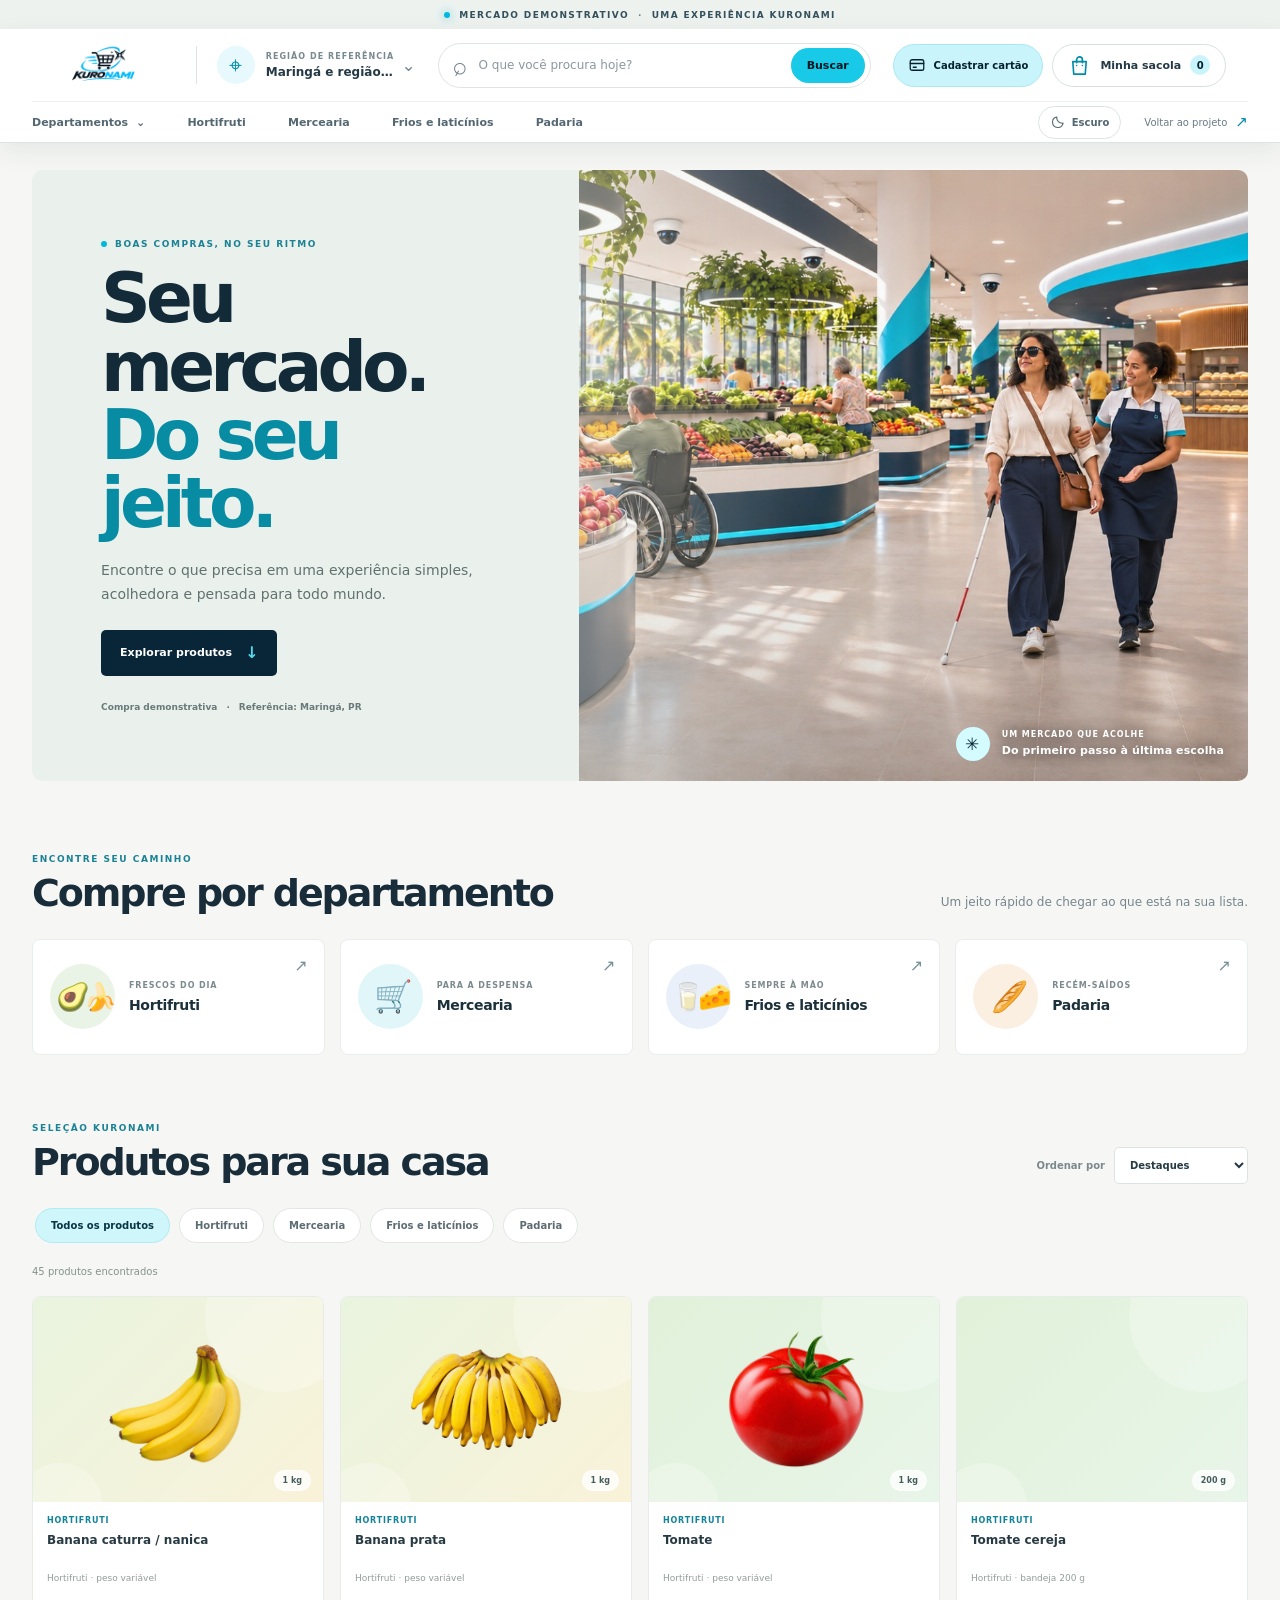
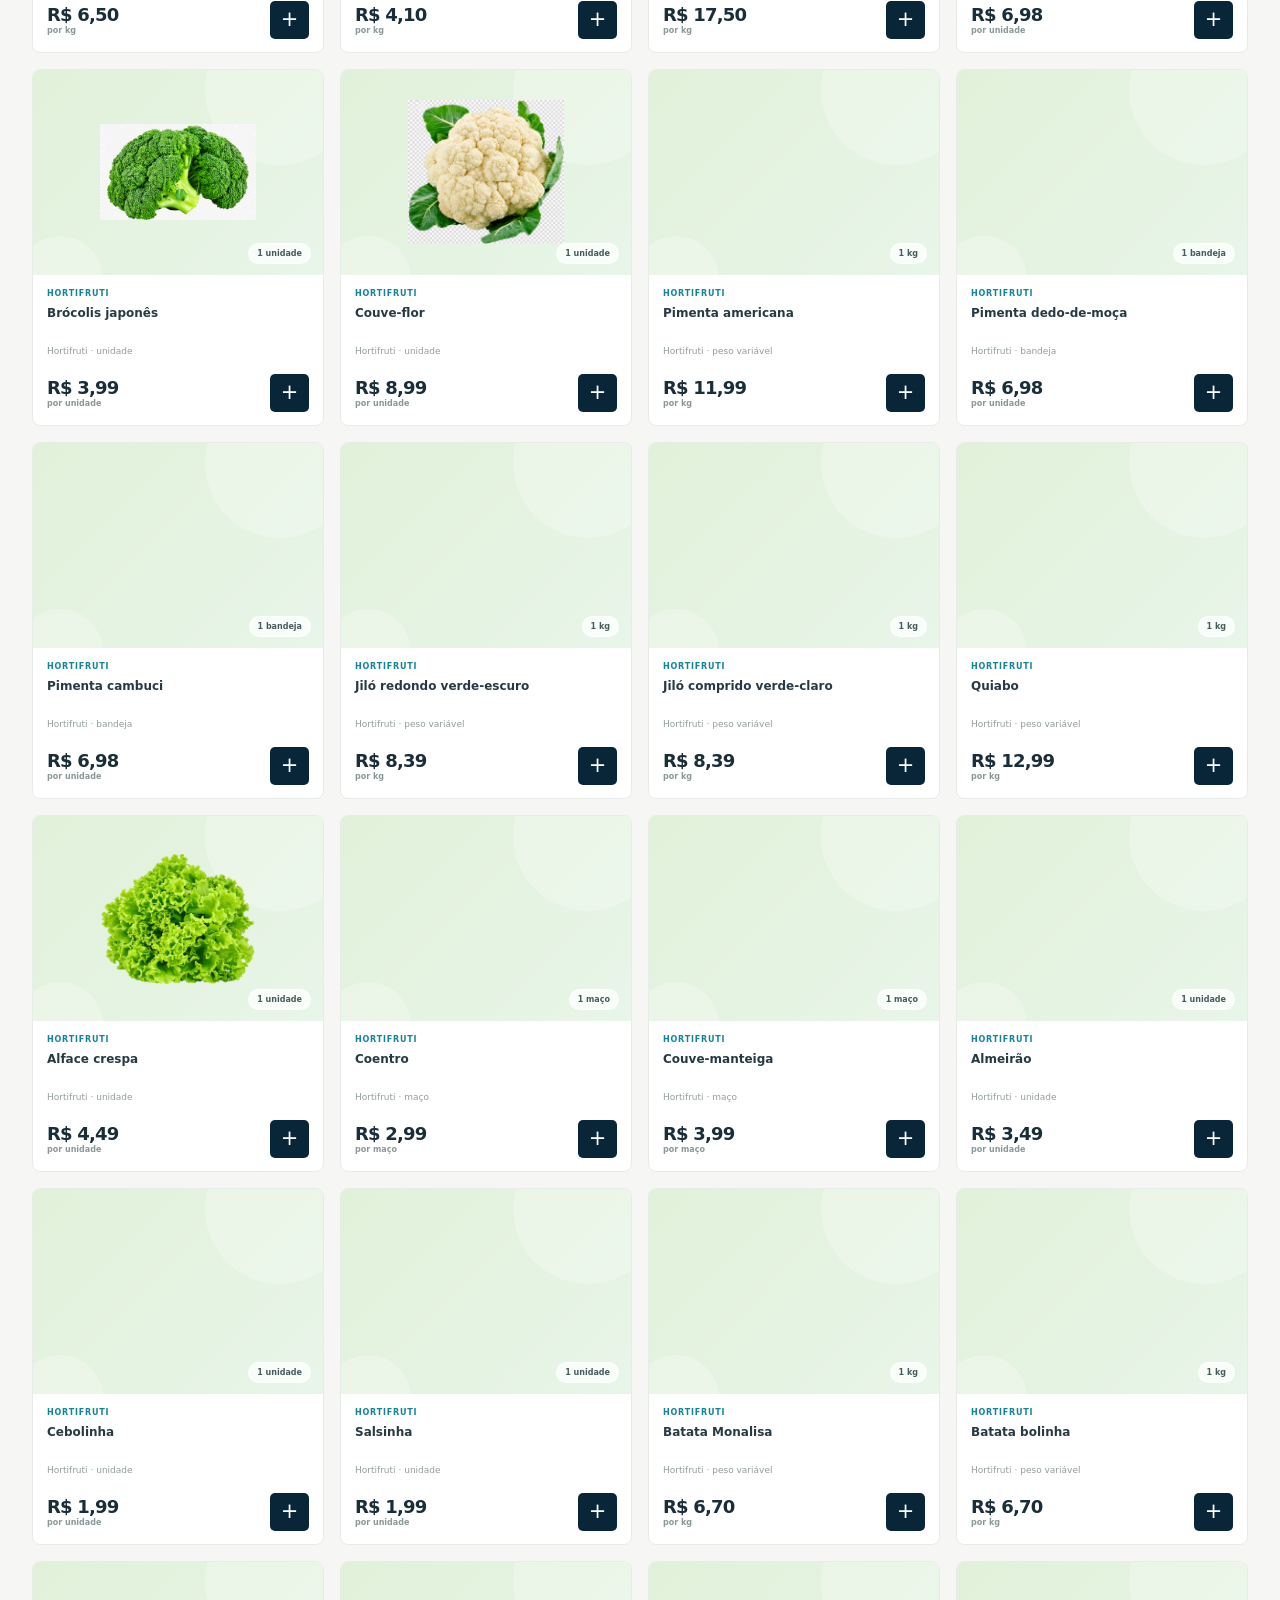
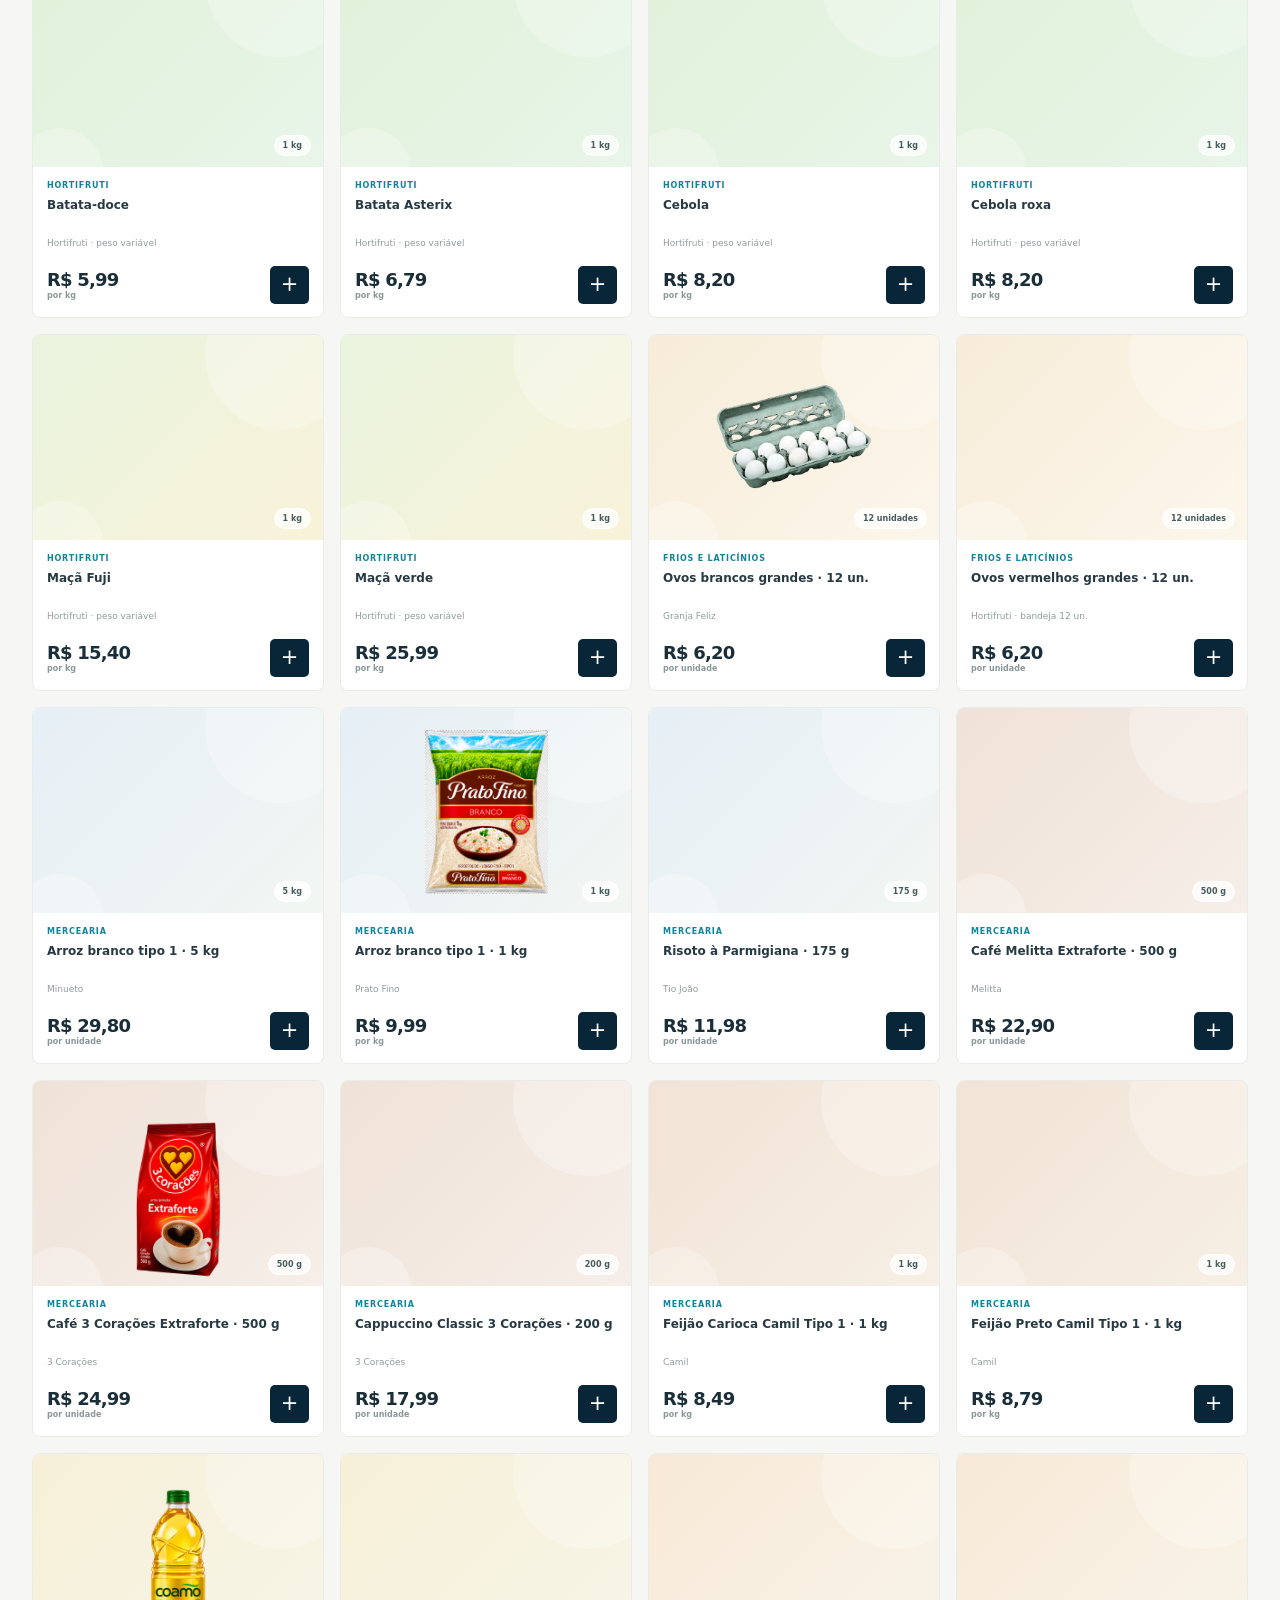
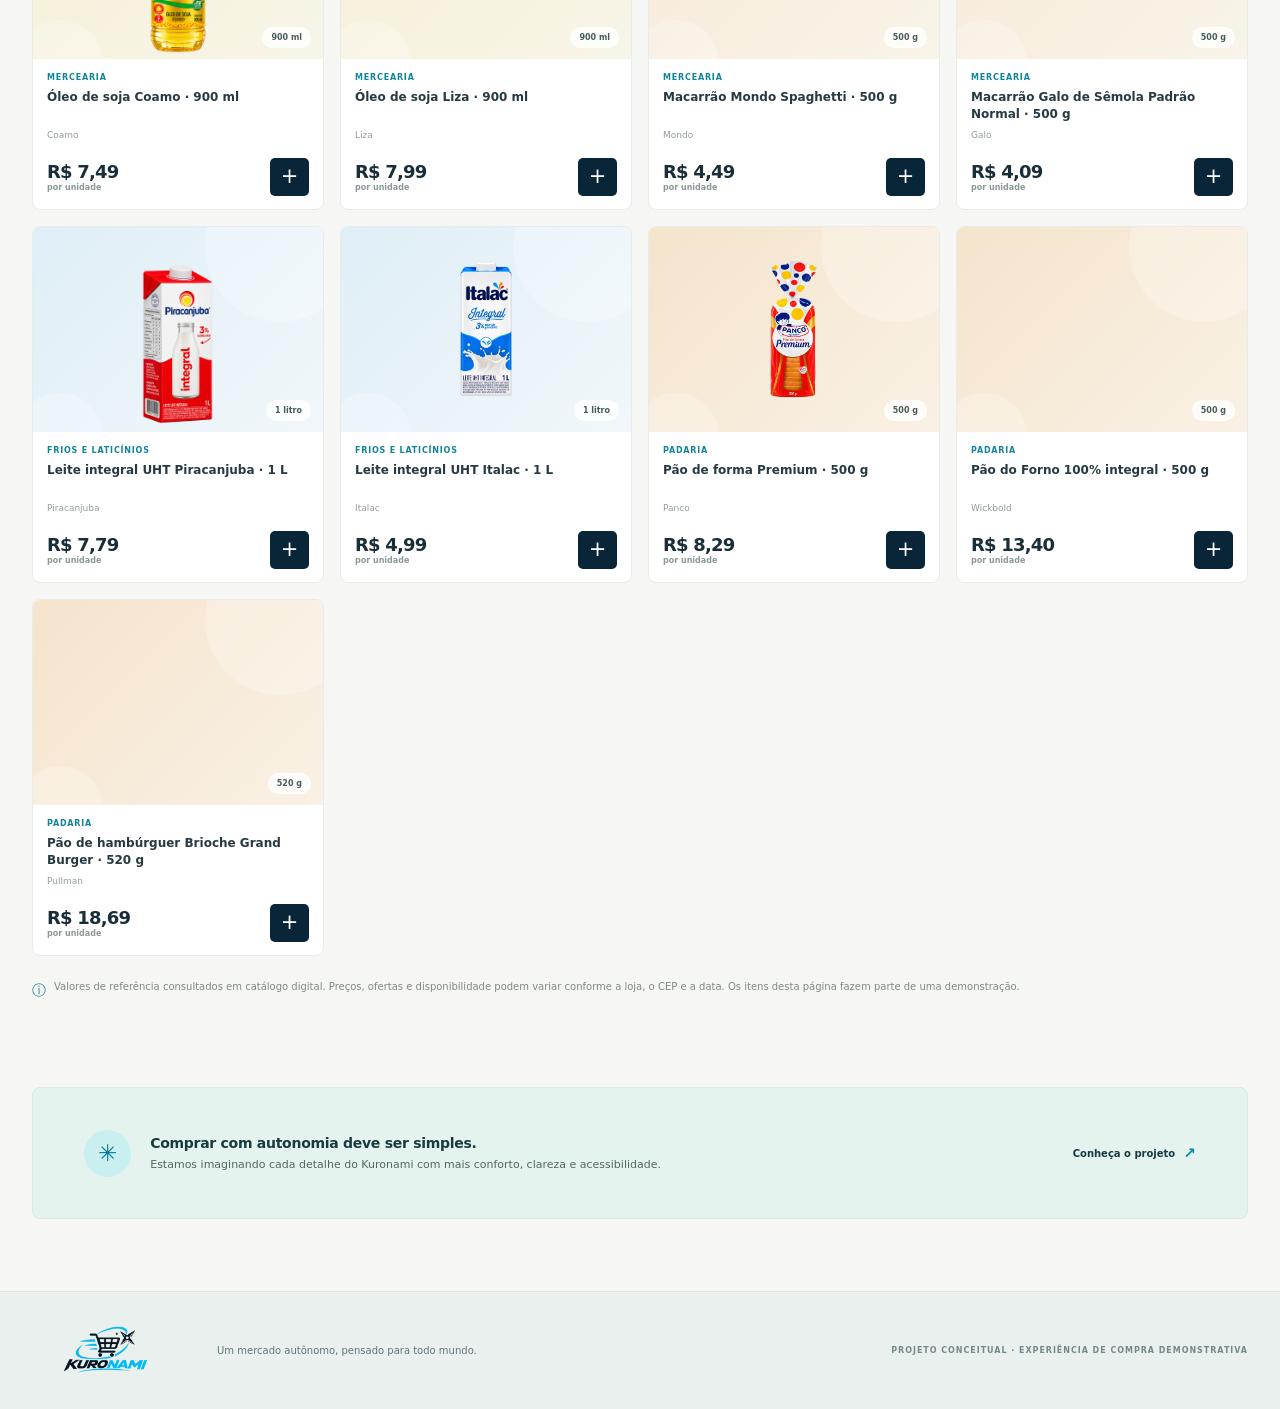
<file: mercado.html>
<!doctype html>
<html lang="pt-BR" data-theme="light">
  <head>
    <meta charset="utf-8">
    <meta name="viewport" content="width=device-width, initial-scale=1">
    <meta name="theme-color" content="#f6f7f4">
    <meta name="description" content="Explore o mercado demonstrativo Kuronami, com uma experiência de compra pensada para todos.">
    <title>Mercado Kuronami — compra demonstrativa</title>
    <link rel="icon" type="image/png" href="assets/favicon.png" sizes="64x64">
    <script>
      try {
        const savedTheme = localStorage.getItem("kuronami-market-theme");
        if (savedTheme === "light" || savedTheme === "dark") document.documentElement.dataset.theme = savedTheme;
      } catch { /* O tema claro continua disponível sem armazenamento local. */ }
    </script>
    <link rel="stylesheet" href="mercado.css">
    <script defer src="mercado.js"></script>
  </head>
  <body>
    <a class="skip-link" href="#catalogo">Pular para os produtos</a>
    <div class="market-note"><span class="note-dot" aria-hidden="true"></span> MERCADO DEMONSTRATIVO <span class="note-divider" aria-hidden="true">·</span> UMA EXPERIÊNCIA KURONAMI</div>

    <header class="market-header">
      <div class="header-row">
        <a class="market-brand" href="index.html" aria-label="Kuronami — voltar à página inicial">
          <img src="assets/logo-kuronami-escura.png" data-theme-light="assets/logo-kuronami-escura.png" data-theme-dark="assets/logo-kuronami.png" alt="Kuronami">
        </a>
        <div class="delivery-info" aria-label="Região de referência: Maringá, Paraná">
          <span class="delivery-icon" aria-hidden="true">⌖</span>
          <span><small>REGIÃO DE REFERÊNCIA</small><strong>Maringá e região, PR</strong></span>
          <span class="chevron" aria-hidden="true">⌄</span>
        </div>
        <form class="search-form" role="search">
          <label class="visually-hidden" for="product-search">Buscar produtos</label>
          <span class="search-icon" aria-hidden="true">⌕</span>
          <input id="product-search" type="search" placeholder="O que você procura hoje?" autocomplete="off">
          <button type="submit">Buscar</button>
        </form>
        <div class="header-actions">
          <a
            class="card-register-link"
            href="index.html?acao=cadastro-cartao#experiencia"
            aria-label="Cadastrar cartão Kuronami"
            title="Cadastrar cartão Kuronami"
          >
            <svg aria-hidden="true" viewBox="0 0 24 24" fill="none" stroke="currentColor" stroke-width="1.7" stroke-linecap="round" stroke-linejoin="round">
              <rect x="3" y="5" width="18" height="14" rx="2.5"></rect>
              <path d="M3 10h18M7 15h4"></path>
            </svg>
            <span class="card-register-label">Cadastrar cartão</span>
          </a>
          <button class="cart-trigger" type="button" aria-haspopup="dialog" aria-controls="cart-dialog">
            <svg class="cart-icon" aria-hidden="true" viewBox="0 0 24 24" fill="none" stroke="currentColor" stroke-width="1.7" stroke-linecap="round" stroke-linejoin="round"><path d="M5 8h14l-1 13H6L5 8Z"/><path d="M9 9V6a3 3 0 0 1 6 0v3"/><path d="M9 12v.01M15 12v.01"/></svg>
            <span class="cart-label">Minha sacola</span>
            <span class="cart-count" id="cart-count" aria-label="0 itens">0</span>
          </button>
        </div>
      </div>
      <nav class="department-nav" aria-label="Departamentos">
        <div class="department-links">
          <a href="#departamentos">Departamentos <span aria-hidden="true">⌄</span></a>
          <button type="button" data-category-link="Hortifruti">Hortifruti</button>
          <button type="button" data-category-link="Mercearia">Mercearia</button>
          <button type="button" data-category-link="Frios e laticínios">Frios e laticínios</button>
          <button type="button" data-category-link="Padaria">Padaria</button>
        </div>
        <button class="theme-toggle" id="theme-toggle" type="button" aria-label="Ativar tema escuro" aria-pressed="false" title="Ativar tema escuro">
          <svg class="theme-icon theme-icon-moon" aria-hidden="true" viewBox="0 0 24 24" fill="none" stroke="currentColor" stroke-width="1.8" stroke-linecap="round" stroke-linejoin="round"><path d="M20.9 13A8.5 8.5 0 0 1 11 3.1 8.5 8.5 0 1 0 20.9 13Z"/></svg>
          <svg class="theme-icon theme-icon-sun" aria-hidden="true" viewBox="0 0 24 24" fill="none" stroke="currentColor" stroke-width="1.8" stroke-linecap="round" stroke-linejoin="round"><circle cx="12" cy="12" r="4"/><path d="M12 2v2m0 16v2M4.93 4.93l1.42 1.42m11.3 11.3 1.42 1.42M2 12h2m16 0h2M4.93 19.07l1.42-1.42m11.3-11.3 1.42-1.42"/></svg>
          <span class="theme-toggle-label" id="theme-toggle-label">Escuro</span>
        </button>
        <a class="back-link" href="index.html">Voltar ao projeto <span aria-hidden="true">↗</span></a>
      </nav>
    </header>

    <main>
      <section class="welcome-hero" aria-labelledby="welcome-title">
        <div class="welcome-copy">
          <p class="welcome-kicker"><span></span> BOAS COMPRAS, NO SEU RITMO</p>
          <h1 id="welcome-title">Seu mercado.<br><em>Do seu jeito.</em></h1>
          <p>Encontre o que precisa em uma experiência simples, acolhedora e pensada para todo mundo.</p>
          <a class="hero-button" href="#catalogo">Explorar produtos <span aria-hidden="true">↓</span></a>
          <div class="welcome-tags"><span>Compra demonstrativa</span><span>·</span><span>Referência: Maringá, PR</span></div>
        </div>
        <div class="welcome-photo" role="img" aria-label="Imagem conceitual do hortifrúti Kuronami, com acesso confortável para clientes"></div>
        <div class="photo-caption"><span class="caption-mark" aria-hidden="true">✳</span><span>UM MERCADO QUE ACOLHE<br><strong>Do primeiro passo à última escolha</strong></span></div>
      </section>

      <section class="department-section" id="departamentos" aria-labelledby="department-title">
        <div class="section-heading">
          <div><p class="section-eyebrow">ENCONTRE SEU CAMINHO</p><h2 id="department-title">Compre por departamento</h2></div>
          <p>Um jeito rápido de chegar ao que está na sua lista.</p>
        </div>
        <div class="department-cards">
          <button class="department-card department-fruit" type="button" data-category-link="Hortifruti"><span class="department-art" aria-hidden="true">🥑🍌</span><span><small>FRESCOS DO DIA</small><strong>Hortifruti</strong></span><span class="department-arrow" aria-hidden="true">↗</span></button>
          <button class="department-card department-pantry" type="button" data-category-link="Mercearia"><span class="department-art" aria-hidden="true">🛒</span><span><small>PARA A DESPENSA</small><strong>Mercearia</strong></span><span class="department-arrow" aria-hidden="true">↗</span></button>
          <button class="department-card department-dairy" type="button" data-category-link="Frios e laticínios"><span class="department-art" aria-hidden="true">🥛🧀</span><span><small>SEMPRE À MÃO</small><strong>Frios e laticínios</strong></span><span class="department-arrow" aria-hidden="true">↗</span></button>
          <button class="department-card department-bakery" type="button" data-category-link="Padaria"><span class="department-art" aria-hidden="true">🥖</span><span><small>RECÉM-SAÍDOS</small><strong>Padaria</strong></span><span class="department-arrow" aria-hidden="true">↗</span></button>
        </div>
      </section>

      <section class="catalog-section" id="catalogo" aria-labelledby="catalog-title">
        <div class="catalog-heading">
          <div><p class="section-eyebrow">SELEÇÃO KURONAMI</p><h2 id="catalog-title">Produtos para sua casa</h2></div>
          <label class="sort-control">Ordenar por
            <select id="sort-products" aria-label="Ordenar produtos">
              <option value="featured">Destaques</option>
              <option value="price-asc">Menor preço</option>
              <option value="price-desc">Maior preço</option>
              <option value="name">Nome</option>
            </select>
          </label>
        </div>
        <div class="filter-row" role="group" aria-label="Filtrar produtos por departamento">
          <button class="filter-chip is-active" type="button" data-filter="Todos" aria-pressed="true">Todos os produtos</button>
          <button class="filter-chip" type="button" data-filter="Hortifruti" aria-pressed="false">Hortifruti</button>
          <button class="filter-chip" type="button" data-filter="Mercearia" aria-pressed="false">Mercearia</button>
          <button class="filter-chip" type="button" data-filter="Frios e laticínios" aria-pressed="false">Frios e laticínios</button>
          <button class="filter-chip" type="button" data-filter="Padaria" aria-pressed="false">Padaria</button>
        </div>
        <p class="result-summary" id="result-summary" aria-live="polite"></p>
        <div class="product-grid" id="product-grid"></div>
        <div class="no-results" id="no-results" hidden>
          <span aria-hidden="true">⌕</span><h3>Não encontramos esse produto.</h3><p>Tente outro termo ou escolha um departamento acima.</p>
          <button type="button" id="clear-search">Limpar busca</button>
        </div>
        <p class="price-note"><span aria-hidden="true">ⓘ</span> Valores de referência consultados em catálogo digital. Preços, ofertas e disponibilidade podem variar conforme a loja, o CEP e a data. Os itens desta página fazem parte de uma demonstração.</p>
      </section>

      <section class="access-promise" aria-label="Compromisso com a acessibilidade">
        <span class="promise-symbol" aria-hidden="true">✳</span>
        <p><strong>Comprar com autonomia deve ser simples.</strong><br>Estamos imaginando cada detalhe do Kuronami com mais conforto, clareza e acessibilidade.</p>
        <a href="index.html#acessibilidade">Conheça o projeto <span aria-hidden="true">↗</span></a>
      </section>
    </main>

    <footer class="market-footer">
      <a class="footer-brand" href="index.html"><img src="assets/logo-kuronami-escura.png" data-theme-light="assets/logo-kuronami-escura.png" data-theme-dark="assets/logo-kuronami.png" alt="Kuronami"></a>
      <p>Um mercado autônomo, pensado para todo mundo.</p>
      <span>PROJETO CONCEITUAL · EXPERIÊNCIA DE COMPRA DEMONSTRATIVA</span>
    </footer>

    <dialog class="cart-dialog" id="cart-dialog" aria-labelledby="cart-title">
      <div class="cart-panel-head"><div><p class="section-eyebrow">SUA COMPRA</p><h2 id="cart-title">Minha sacola <span id="cart-title-count">(0)</span></h2></div><button class="icon-button cart-close" type="button" aria-label="Fechar sacola">×</button></div>
      <div class="cart-items" id="cart-items"></div>
      <div class="cart-empty" id="cart-empty"><span aria-hidden="true">🛍️</span><h3>Sua sacola está vazia</h3><p>Explore os departamentos e adicione seus favoritos.</p><button class="continue-shopping" type="button">Continuar comprando</button></div>
      <div class="cart-summary" id="cart-summary" hidden>
        <div class="subtotal-row"><span>Subtotal</span><strong id="cart-subtotal">R$ 0,00</strong></div>
        <p>Entrega e disponibilidade não são calculadas nesta demonstração.</p>
        <button class="checkout-button" id="checkout-button" type="button">Continuar <span aria-hidden="true">→</span></button>
      </div>
    </dialog>

    <dialog class="demo-dialog" id="demo-dialog" aria-labelledby="demo-title">
      <button class="icon-button demo-close" type="button" aria-label="Fechar aviso">×</button>
      <span class="demo-symbol" aria-hidden="true">✳</span>
      <p class="section-eyebrow">KURONAMI EM DESENVOLVIMENTO</p>
      <h2 id="demo-title">Esta compra é uma demonstração.</h2>
      <p>O catálogo ajuda a visualizar como poderá ser comprar no Kuronami. Pedidos e pagamentos ainda não estão disponíveis.</p>
      <button class="checkout-button demo-understood" type="button">Entendi</button>
    </dialog>

    <div class="toast" id="market-toast" role="status" aria-live="polite"></div>
  </body>
</html>
</file>
<file: mercado.css>
@charset "UTF-8";
:root {
  color-scheme: light;
  --ink: #132537;
  --ink-soft: #536472;
  --muted: #76858d;
  --paper: #f6f7f4;
  --white: #fff;
  --line: #e4e8e5;
  --cyan: #00b9db;
  --cyan-deep: #008daa;
  --green: #25684d;
  font-family: Inter, ui-sans-serif, system-ui, -apple-system, BlinkMacSystemFont, "Segoe UI", sans-serif;
  font-synthesis: none;
  text-rendering: optimizeLegibility;
  -webkit-font-smoothing: antialiased;
  scroll-behavior: smooth;
}
* {
  box-sizing: border-box;
}
body {
  margin: 0;
  color: var(--ink);
  background: var(--paper);
}
button, input, select {
  font: inherit;
}
button, a, select {
  -webkit-tap-highlight-color: transparent;
}
a {
  color: inherit;
}
button {
  color: inherit;
}
button:focus-visible, a:focus-visible, input:focus-visible, select:focus-visible {
  outline: 3px solid #00aecd;
  outline-offset: 3px;
}
.skip-link {
  position: fixed;
  z-index: 30;
  top: 10px;
  left: 10px;
  padding: 12px 16px;
  transform: translateY(-150%);
  color: white;
  background: #07111d;
  border-radius: 6px;
}
.skip-link:focus {
  transform: translateY(0);
}
.visually-hidden {
  position: absolute;
  width: 1px;
  height: 1px;
  padding: 0;
  margin: -1px;
  overflow: hidden;
  clip: rect(0,0,0,0);
  white-space: nowrap;
  border: 0;
}
.market-note {
  min-height: 29px;
  display: flex;
  align-items: center;
  justify-content: center;
  gap: 9px;
  padding: 5px 16px;
  color: #34505c;
  background: #edf2ef;
  font-size: 9px;
  font-weight: 780;
  letter-spacing: .15em;
  text-align: center;
}
.note-dot {
  width: 6px;
  height: 6px;
  background: var(--cyan);
  border-radius: 50%;
  box-shadow: 0 0 10px rgba(0,185,219,.7);
}
.note-divider {
  color: #6a8593;
}
.market-header {
  position: sticky;
  z-index: 8;
  top: 0;
  color: #243945;
  background: rgba(255,255,255,.97);
  border-bottom: 1px solid #dce5e1;
  box-shadow: 0 8px 24px rgba(24,53,62,.08);
  backdrop-filter: blur(18px);
}
.header-row {
  width: min(1320px, calc(100% - 64px));
  min-height: 72px;
  display: grid;
  grid-template-columns: 142px minmax(180px, 220px) minmax(180px, 1fr) auto auto;
  align-items: center;
  gap: clamp(12px, 1.7vw, 22px);
  margin: auto;
}
.market-brand {
  width: 142px;
  height: 60px;
  display: flex;
  align-items: center;
}
.market-brand img {
  width: 100%;
  height: 100%;
  object-fit: contain;
}
.delivery-info {
  display: flex;
  align-items: center;
  gap: 11px;
  min-width: 0;
  padding-left: 20px;
  border-left: 1px solid #dce5e1;
  text-decoration: none;
}
.delivery-icon {
  display: grid;
  flex: 0 0 38px;
  width: 38px;
  height: 38px;
  place-items: center;
  color: var(--cyan-deep);
  background: #e7f9fc;
  border-radius: 50%;
  font-size: 23px;
}
.delivery-info > span:nth-child(2) {
  display: grid;
  gap: 4px;
  min-width: 0;
}
.delivery-info small {
  color: #788990;
  font-size: 8px;
  font-weight: 800;
  letter-spacing: .13em;
  white-space: nowrap;
}
.delivery-info strong {
  overflow: hidden;
  color: #243945;
  font-size: 12px;
  font-weight: 720;
  text-overflow: ellipsis;
  white-space: nowrap;
}
.chevron {
  margin-left: auto;
  color: #778891;
  font-size: 17px;
}
.search-form {
  height: 45px;
  display: flex;
  align-items: center;
  gap: 10px;
  padding: 4px 5px 4px 13px;
  background: rgba(255,255,255,.96);
  border: 1px solid #dce5e1;
  border-radius: 999px;
  transition: border-color .18s, box-shadow .18s;
}
.search-form:focus-within {
  border-color: rgba(0,153,184,.6);
  box-shadow: 0 0 0 3px rgba(0,185,219,.1);
}
.search-icon {
  color: #71818a;
  font-size: 25px;
  line-height: 1;
  transform: rotate(-15deg);
}
.search-form input {
  width: 100%;
  min-width: 0;
  color: var(--ink);
  background: transparent;
  border: 0;
  outline: 0;
  font-size: 12px;
}
.search-form input::placeholder {
  color: #8a989e;
}
.search-form button {
  height: 35px;
  padding: 0 16px;
  color: #061722;
  background: #18c9e8;
  border: 0;
  border-radius: 999px;
  cursor: pointer;
  font-size: 11px;
  font-weight: 760;
  transition: background .18s, transform .18s, box-shadow .18s;
}
.search-form button:hover {
  transform: translateY(-1px);
  background: #55def3;
  box-shadow: 0 4px 15px rgba(24,201,232,.26);
}
.header-actions {
  display: flex;
  align-items: center;
  justify-content: flex-end;
  gap: 9px;
}
.card-register-link {
  min-height: 43px;
  display: inline-flex;
  flex: 0 0 auto;
  align-items: center;
  justify-content: center;
  gap: 8px;
  padding: 0 14px;
  color: #06212e;
  background: #c9f4fb;
  border: 1px solid #a8e8f0;
  border-radius: 999px;
  font-size: 10px;
  font-weight: 780;
  text-decoration: none;
  white-space: nowrap;
  transition: transform .18s, background .18s, border-color .18s, box-shadow .18s;
}
.card-register-link:hover {
  transform: translateY(-2px);
  background: #a9edf6;
  border-color: #7bdbe8;
  box-shadow: 0 7px 18px rgba(24,201,232,.2);
}
.card-register-link svg {
  width: 18px;
  height: 18px;
  flex: 0 0 18px;
}
.cart-trigger {
  min-height: 43px;
  display: flex;
  align-items: center;
  justify-content: center;
  gap: 9px;
  padding: 0 15px;
  color: #243945;
  background: #fff;
  border: 1px solid #d5e0dc;
  border-radius: 999px;
  cursor: pointer;
  transition: border-color .18s, transform .18s, box-shadow .18s, background .18s;
}
.cart-trigger:hover {
  transform: translateY(-2px);
  background: #f0fbfb;
  border-color: rgba(24,201,232,.65);
  box-shadow: 0 7px 20px rgba(0,0,0,.09), 0 0 18px rgba(24,201,232,.12);
}
.cart-icon {
  width: 23px;
  height: 23px;
  color: var(--cyan-deep);
}
.cart-label {
  font-size: 11px;
  font-weight: 740;
  white-space: nowrap;
}
.cart-count {
  min-width: 20px;
  height: 20px;
  display: grid;
  place-items: center;
  padding: 0 5px;
  color: #06212e;
  background: #c9f4fb;
  border-radius: 20px;
  font-size: 10px;
  font-weight: 850;
}
.department-nav {
  width: min(1320px, calc(100% - 64px));
  min-height: 41px;
  display: flex;
  align-items: center;
  gap: 23px;
  margin: auto;
  border-top: 1px solid #edf1ef;
}
.department-links {
  min-width: 0;
  flex: 1;
  display: flex;
  align-items: center;
  gap: clamp(18px, 3.3vw, 48px);
  overflow-x: auto;
  scrollbar-width: none;
}
.department-links::-webkit-scrollbar {
  display: none;
}
.department-links a, .department-links button {
  padding: 10px 0;
  color: #536772;
  background: transparent;
  border: 0;
  cursor: pointer;
  font-size: 11px;
  font-weight: 680;
  text-decoration: none;
  white-space: nowrap;
  transition: color .18s, transform .18s, text-shadow .18s;
}
.department-links a:hover, .department-links button:hover {
  color: #087f97;
  text-shadow: 0 0 14px rgba(24,201,232,.18);
  transform: translateY(-1px);
}
.department-links a:first-child span {
  margin-left: 4px;
}
.theme-toggle {
  min-height: 33px;
  display: inline-flex;
  flex: 0 0 auto;
  align-items: center;
  justify-content: center;
  gap: 7px;
  padding: 0 11px;
  color: #536772;
  background: #fff;
  border: 1px solid #dbe4e1;
  border-radius: 999px;
  cursor: pointer;
  font-size: 10px;
  font-weight: 720;
  transition: color .18s, background .18s, border-color .18s, transform .18s, box-shadow .18s;
}
.theme-toggle:hover {
  transform: translateY(-1px);
  color: #087f97;
  background: #f1fbfc;
  border-color: #9ddce5;
  box-shadow: 0 5px 12px rgba(13,91,105,.08);
}
.theme-icon {
  width: 15px;
  height: 15px;
}
.theme-icon-sun {
  display: none;
}
.department-nav .back-link {
  display: inline-flex;
  flex: 0 0 auto;
  align-items: center;
  gap: 8px;
  margin: -10px -8px;
  padding: 10px 8px;
  color: #687b83;
  border-radius: 999px;
  font-size: 10px;
  text-decoration: none;
  white-space: nowrap;
  transition: color .18s, transform .18s, text-shadow .18s;
}
.department-nav .back-link:hover, .department-nav .back-link:focus-visible {
  color: #087f97;
  text-shadow: 0 0 14px rgba(24,201,232,.18);
  transform: translateY(-1px);
}
.back-link span {
  color: var(--cyan-deep);
  font-size: 15px;
}
.welcome-hero {
  position: relative;
  width: min(1320px, calc(100% - 64px));
  min-height: 390px;
  display: grid;
  grid-template-columns: .9fr 1.1fr;
  align-items: stretch;
  overflow: hidden;
  margin: 27px auto 0;
  background: #eaf1ec;
  border-radius: 10px;
}
.welcome-copy {
  position: relative;
  z-index: 1;
  align-self: center;
  padding: clamp(32px, 5.4vw, 72px);
}
.welcome-kicker, .section-eyebrow {
  display: flex;
  align-items: center;
  gap: 8px;
  margin: 0 0 15px;
  color: #1b8295;
  font-size: 9px;
  font-weight: 850;
  letter-spacing: .17em;
}
.welcome-kicker > span {
  width: 6px;
  height: 6px;
  background: var(--cyan);
  border-radius: 50%;
}
.welcome-copy h1 {
  margin: 0;
  color: #132b38;
  font-size: clamp(46px, 5.4vw, 72px);
  font-weight: 770;
  letter-spacing: -.07em;
  line-height: .99;
}
.welcome-copy h1 em {
  color: #078ca4;
  font-style: normal;
}
.welcome-copy > p:not(.welcome-kicker) {
  max-width: 410px;
  margin: 20px 0 24px;
  color: #60716f;
  font-size: 14px;
  line-height: 1.72;
}
.hero-button {
  min-height: 46px;
  display: inline-flex;
  align-items: center;
  justify-content: center;
  gap: 13px;
  padding: 0 19px;
  color: white;
  background: #082638;
  border-radius: 5px;
  font-size: 11px;
  font-weight: 750;
  text-decoration: none;
  transition: background .18s, transform .18s, box-shadow .18s;
}
.hero-button span {
  color: #55d8eb;
  font-size: 16px;
}
.hero-button:hover {
  transform: translateY(-2px);
  background: #10435b;
  box-shadow: 0 9px 18px rgba(7,35,53,.16);
}
.welcome-tags {
  display: flex;
  align-items: center;
  gap: 9px;
  margin-top: 26px;
  color: #687a79;
  font-size: 9px;
  font-weight: 650;
}
.welcome-photo {
  position: relative;
  min-height: 390px;
  background: linear-gradient(90deg, rgba(234,241,236,.16), rgba(9,28,35,.02)), url("assets/hortifruti-acessivel.jpg") center 54% / cover no-repeat;
}
.welcome-photo::after {
  position: absolute;
  inset: 0;
  content: "";
  background: linear-gradient(90deg, rgba(234,241,236,.28), transparent 32%), linear-gradient(0deg, rgba(4,16,22,.18), transparent 42%);
}
.photo-caption {
  position: absolute;
  z-index: 1;
  right: 24px;
  bottom: 20px;
  display: flex;
  align-items: center;
  gap: 12px;
  color: white;
  font-size: 8px;
  font-weight: 740;
  letter-spacing: .12em;
  line-height: 1.7;
  text-shadow: 0 1px 12px rgba(0,0,0,.7);
}
.caption-mark {
  display: grid;
  width: 34px;
  height: 34px;
  place-items: center;
  color: #092536;
  background: #d4fbff;
  border-radius: 50%;
  font-size: 17px;
  text-shadow: none;
}
.photo-caption strong {
  font-size: 11px;
  letter-spacing: .01em;
}
.department-section, .catalog-section {
  width: min(1320px, calc(100% - 64px));
  margin: 0 auto;
}
.department-section {
  padding: 73px 0 68px;
}
.section-heading, .catalog-heading {
  display: flex;
  align-items: end;
  justify-content: space-between;
  gap: 24px;
  margin-bottom: 24px;
}
.section-heading .section-eyebrow, .catalog-heading .section-eyebrow {
  margin-bottom: 9px;
}
.section-heading h2, .catalog-heading h2 {
  margin: 0;
  color: #182c39;
  font-size: clamp(27px, 3.1vw, 38px);
  font-weight: 760;
  letter-spacing: -.055em;
  line-height: 1.1;
}
.section-heading > p {
  max-width: 330px;
  margin: 0 0 3px;
  color: var(--muted);
  font-size: 12px;
  line-height: 1.6;
}
.department-cards {
  display: grid;
  grid-template-columns: repeat(4, 1fr);
  gap: 15px;
}
.department-card {
  position: relative;
  min-height: 116px;
  display: flex;
  align-items: center;
  gap: 14px;
  overflow: hidden;
  padding: 17px 17px;
  text-align: left;
  background: white;
  border: 1px solid #e9edeb;
  border-radius: 8px;
  cursor: pointer;
  transition: transform .2s, border-color .2s, box-shadow .2s;
}
.department-card:hover {
  transform: translateY(-4px);
  border-color: #c7d8d4;
  box-shadow: 0 13px 25px rgba(23,55,67,.085);
}
.department-art {
  width: 65px;
  height: 65px;
  display: grid;
  flex: 0 0 65px;
  place-items: center;
  border-radius: 50%;
  font-size: 27px;
  letter-spacing: -7px;
}
.department-fruit .department-art {
  background: #eaf4e6;
}
.department-pantry .department-art {
  color: #087f9a;
  background: #e1f6f9;
  font-size: 31px;
}
.department-dairy .department-art {
  background: #e9f0fa;
}
.department-bakery .department-art {
  background: #fbefe2;
  font-size: 30px;
}
.department-card > span:nth-child(2) {
  display: grid;
  gap: 7px;
}
.department-card small {
  color: #7c8a8d;
  font-size: 8px;
  font-weight: 850;
  letter-spacing: .11em;
}
.department-card strong {
  color: #1b303a;
  font-size: 14px;
  font-weight: 760;
  letter-spacing: -.025em;
}
.department-arrow {
  position: absolute;
  top: 16px;
  right: 16px;
  color: #779099;
  font-size: 16px;
}
.catalog-section {
  padding: 0 0 86px;
}
.catalog-heading {
  margin-bottom: 22px;
}
.sort-control {
  display: flex;
  align-items: center;
  gap: 9px;
  color: #7b898e;
  font-size: 10px;
  font-weight: 650;
  white-space: nowrap;
}
.sort-control select {
  height: 37px;
  padding: 0 30px 0 11px;
  color: #243b45;
  background: white;
  border: 1px solid #dce4e1;
  border-radius: 5px;
  cursor: pointer;
  font-size: 10px;
  font-weight: 700;
}
.filter-row {
  display: flex;
  gap: 9px;
  overflow-x: auto;
  padding: 2px 3px 7px;
  scrollbar-width: thin;
}
.filter-chip {
  min-height: 35px;
  flex: 0 0 auto;
  padding: 0 15px;
  color: #5c6c72;
  background: #fff;
  border: 1px solid #e1e7e3;
  border-radius: 30px;
  cursor: pointer;
  font-size: 10px;
  font-weight: 690;
  transition: color .18s, background .18s, border-color .18s, transform .18s;
}
.filter-chip:hover {
  transform: translateY(-1px);
  border-color: #9bcbd1;
}
.filter-chip.is-active {
  color: #063544;
  background: #cff6fb;
  border-color: #b1ebf3;
}
.result-summary {
  min-height: 20px;
  margin: 16px 0 10px;
  color: #85918f;
  font-size: 10px;
}
.product-grid {
  display: grid;
  grid-template-columns: repeat(4, minmax(0, 1fr));
  gap: 16px;
}
.product-card {
  min-width: 0;
  overflow: hidden;
  background: #fff;
  border: 1px solid #e8ece8;
  border-radius: 8px;
  transition: transform .2s, box-shadow .2s, border-color .2s;
}
.product-card:hover {
  transform: translateY(-3px);
  border-color: #d4e0dc;
  box-shadow: 0 13px 24px rgba(19,49,58,.075);
}
.product-visual {
  position: relative;
  height: clamp(150px, 17vw, 205px);
  display: grid;
  place-items: center;
  overflow: hidden;
}
.product-visual::before, .product-visual::after {
  position: absolute;
  content: "";
  border-radius: 50%;
  opacity: .62;
}
.product-visual::before {
  width: 150px;
  height: 150px;
  top: -55px;
  right: -32px;
  background: rgba(255,255,255,.39);
}
.product-visual::after {
  width: 86px;
  height: 86px;
  bottom: -47px;
  left: -16px;
  background: rgba(255,255,255,.38);
}
.visual-fruit {
  background: linear-gradient(135deg, #e9f4df, #f9f2d9);
}
.visual-veg {
  background: linear-gradient(135deg, #e1f1d9, #e8f5e9);
}
.visual-egg {
  background: linear-gradient(135deg, #f7ecd9, #fcf6ea);
}
.visual-rice {
  background: linear-gradient(135deg, #e6eff6, #f2f6f3);
}
.visual-milk {
  background: linear-gradient(135deg, #dfeef7, #f1f7fa);
}
.visual-oil {
  background: linear-gradient(135deg, #f7f0d7, #f7f5e8);
}
.visual-pasta {
  background: linear-gradient(135deg, #f8e9d7, #f8f4e9);
}
.visual-coffee {
  background: linear-gradient(135deg, #efe2d8, #f6eee8);
}
.visual-beans {
  background: linear-gradient(135deg, #f1e3d5, #f7efe5);
}
.visual-bread {
  background: linear-gradient(135deg, #f5e4cc, #f9f1e5);
}
.product-emoji {
  position: relative;
  z-index: 1;
  display: grid;
  width: 102px;
  height: 102px;
  place-items: center;
  filter: drop-shadow(0 11px 12px rgba(27,53,46,.13));
  font-size: 68px;
  line-height: 1;
  transition: transform .25s;
}
.product-card:hover .product-emoji {
  transform: translateY(-4px) rotate(-2deg);
}
.product-photo {
  position: relative;
  z-index: 1;
  width: min(76%, 156px);
  height: min(82%, 164px);
  object-fit: contain;
  transition: transform .25s;
}
.product-photo--chives {
  width: auto;
  max-width: 76%;
  height: 96%;
  max-height: 196px;
  object-fit: contain;
  object-position: center;
}
.product-photo--pasta {
  display: block;
  justify-self: center;
  align-self: center;
  width: 90px;
  max-width: none;
  height: clamp(96px, 34vw, 134px);
  max-height: none;
  object-fit: contain;
  object-position: center;
}
.product-photo--tall {
  width: min(68%, 138px);
  height: min(68%, 138px);
  max-height: 138px;
  object-fit: contain;
  object-position: center;
}
.product-unit {
  position: absolute;
  z-index: 1;
  right: 12px;
  bottom: 11px;
  padding: 5px 8px;
  color: #445d5c;
  background: rgba(255,255,255,.76);
  border: 1px solid rgba(255,255,255,.76);
  border-radius: 20px;
  font-size: 8px;
  font-weight: 760;
  backdrop-filter: blur(8px);
}
.product-info {
  padding: 14px 14px 13px;
}
.product-department {
  margin: 0 0 7px;
  color: #11839a;
  font-size: 8px;
  font-weight: 830;
  letter-spacing: .1em;
  text-transform: uppercase;
}
.product-name {
  min-height: 38px;
  margin: 0;
  color: #273a43;
  font-size: 12px;
  font-weight: 670;
  line-height: 1.45;
}
.product-brand {
  min-height: 16px;
  margin: 3px 0 12px;
  color: #929d9c;
  font-size: 9px;
}
.product-buy-row {
  display: flex;
  align-items: center;
  justify-content: space-between;
  gap: 9px;
}
.product-price {
  display: grid;
  gap: 1px;
  color: #192e38;
  font-size: 18px;
  font-weight: 780;
  letter-spacing: -.045em;
  white-space: nowrap;
}
.product-price small {
  color: #8b9897;
  font-size: 8px;
  font-weight: 570;
  letter-spacing: 0;
}
.add-button {
  width: 39px;
  height: 38px;
  display: grid;
  flex: 0 0 39px;
  place-items: center;
  color: white;
  background: #082638;
  border: 0;
  border-radius: 5px;
  cursor: pointer;
  font-size: 21px;
  line-height: 1;
  transition: transform .16s, background .16s, box-shadow .16s;
}
.add-button:hover {
  transform: translateY(-2px);
  background: #0b7890;
  box-shadow: 0 5px 12px rgba(4,65,83,.22);
}
.add-button:active {
  transform: translateY(0) scale(.96);
}
.no-results {
  padding: 55px 18px;
  text-align: center;
  background: white;
  border: 1px solid var(--line);
  border-radius: 8px;
}
.no-results > span {
  color: #1088a0;
  font-size: 35px;
}
.no-results h3 {
  margin: 8px 0;
  font-size: 20px;
  letter-spacing: -.03em;
}
.no-results p {
  margin: 0 0 17px;
  color: var(--muted);
  font-size: 12px;
}
.no-results button {
  padding: 9px 14px;
  color: #064252;
  background: #daf7fa;
  border: 0;
  border-radius: 4px;
  cursor: pointer;
  font-size: 11px;
  font-weight: 750;
}
.price-note {
  display: flex;
  align-items: start;
  gap: 8px;
  margin: 23px 0 0;
  color: #7c8a88;
  font-size: 10px;
  line-height: 1.6;
}
.price-note > span {
  color: #16839a;
  font-size: 14px;
}
.access-promise {
  width: min(1320px, calc(100% - 64px));
  min-height: 132px;
  display: flex;
  align-items: center;
  gap: 19px;
  margin: 0 auto 72px;
  padding: 24px clamp(22px, 4vw, 52px);
  background: #e5f3ee;
  border: 1px solid #d9e9e3;
  border-radius: 8px;
}
.promise-symbol {
  display: grid;
  flex: 0 0 47px;
  width: 47px;
  height: 47px;
  place-items: center;
  color: #087b94;
  background: #c9eff1;
  border-radius: 50%;
  font-size: 23px;
}
.access-promise p {
  margin: 0;
  color: #526765;
  font-size: 11px;
  line-height: 1.65;
}
.access-promise p strong {
  color: #173c3d;
  font-size: 14px;
  letter-spacing: -.02em;
}
.access-promise a {
  display: inline-flex;
  align-items: center;
  gap: 8px;
  margin-left: auto;
  color: #153b42;
  font-size: 10px;
  font-weight: 760;
  text-decoration: none;
  white-space: nowrap;
}
.access-promise a span {
  color: #078ca4;
  font-size: 15px;
}
.access-promise a:hover {
  text-decoration: underline;
  text-underline-offset: 4px;
}
.market-footer {
  min-height: 118px;
  display: grid;
  grid-template-columns: 155px 1fr auto;
  align-items: center;
  gap: 30px;
  padding: 15px max(32px, calc((100% - 1320px) / 2));
  color: #405761;
  background: #eaf0ee;
  border-top: 1px solid #dce5e1;
}
.footer-brand {
  width: 145px;
  height: 80px;
  display: flex;
  overflow: hidden;
}
.footer-brand img {
  width: 100%;
  height: 100%;
  object-fit: contain;
}
.market-footer p {
  color: #60757b;
  font-size: 10px;
}
.market-footer > span {
  color: #75888d;
  font-size: 8px;
  font-weight: 740;
  letter-spacing: .12em;
  text-align: right;
}
.cart-dialog, .demo-dialog {
  color: var(--ink);
  background: white;
  border: 0;
  box-shadow: 0 28px 90px rgba(4,20,31,.28);
}
.cart-dialog:not([open]), .demo-dialog:not([open]) {
  display: none;
}
.cart-dialog {
  position: fixed;
  inset: 0 0 0 auto;
  width: min(460px, 100%);
  max-width: none;
  height: 100dvh;
  max-height: none;
  display: flex;
  flex-direction: column;
  margin: 0;
  padding: 25px 25px 0;
  overflow: hidden;
}
.cart-dialog::backdrop, .demo-dialog::backdrop {
  background: rgba(5,20,30,.54);
  backdrop-filter: blur(3px);
}
.cart-panel-head {
  display: flex;
  align-items: start;
  justify-content: space-between;
  gap: 16px;
  padding-bottom: 20px;
  border-bottom: 1px solid var(--line);
}
.cart-panel-head .section-eyebrow {
  margin-bottom: 6px;
}
.cart-panel-head h2 {
  margin: 0;
  color: #182c39;
  font-size: 27px;
  letter-spacing: -.05em;
}
.cart-panel-head h2 span {
  color: #8d9998;
  font-size: 15px;
  font-weight: 560;
  letter-spacing: 0;
}
.icon-button {
  display: grid;
  flex: 0 0 37px;
  width: 37px;
  height: 37px;
  place-items: center;
  color: #475b63;
  background: #f2f5f3;
  border: 1px solid #e7ece9;
  border-radius: 50%;
  cursor: pointer;
  font-size: 23px;
  line-height: 1;
  transition: color .16s, background .16s;
}
.icon-button:hover {
  color: #102939;
  background: #e5f2f2;
}
.cart-items {
  flex: 1;
  overflow-y: auto;
  overscroll-behavior: contain;
}
.cart-row {
  display: grid;
  grid-template-columns: 64px 1fr auto;
  align-items: center;
  gap: 12px;
  padding: 15px 0;
  border-bottom: 1px solid #edf0ee;
}
.cart-thumb {
  width: 64px;
  height: 64px;
  min-width: 0;
  min-height: 0;
  display: grid;
  place-items: center;
  overflow: hidden;
  border-radius: 7px;
  font-size: 34px;
}
.cart-thumb img {
  display: block;
  width: 100%;
  height: 100%;
  min-width: 0;
  min-height: 0;
  object-fit: contain;
  object-position: center;
  border-radius: inherit;
}
.cart-row-copy {
  min-width: 0;
}
.cart-row-copy strong {
  display: block;
  overflow: hidden;
  margin-bottom: 4px;
  color: #243a43;
  font-size: 11px;
  line-height: 1.45;
  text-overflow: ellipsis;
}
.cart-row-copy small {
  display: block;
  margin-bottom: 9px;
  color: #7d898a;
  font-size: 9px;
}
.quantity-control {
  display: inline-flex;
  align-items: center;
  overflow: hidden;
  border: 1px solid #dfe7e2;
  border-radius: 4px;
}
.quantity-control button {
  width: 27px;
  height: 26px;
  display: grid;
  place-items: center;
  color: #27515b;
  background: #f7faf8;
  border: 0;
  cursor: pointer;
  font-size: 15px;
}
.quantity-control button:hover {
  background: #def5f7;
}
.quantity-control span {
  min-width: 27px;
  color: #334a52;
  font-size: 10px;
  font-weight: 700;
  text-align: center;
}
.cart-row-price {
  align-self: start;
  padding-top: 4px;
  color: #18303b;
  font-size: 12px;
  font-weight: 740;
  white-space: nowrap;
}
.cart-empty {
  display: none;
  flex: 1;
  align-content: center;
  justify-items: center;
  padding: 22px;
  text-align: center;
}
.cart-empty.is-visible {
  display: grid;
}
.cart-empty > span {
  font-size: 43px;
}
.cart-empty h3 {
  margin: 14px 0 6px;
  color: #1a303c;
  font-size: 19px;
  letter-spacing: -.03em;
}
.cart-empty p {
  max-width: 245px;
  margin: 0;
  color: #7d8a8d;
  font-size: 11px;
  line-height: 1.6;
}
.continue-shopping {
  margin-top: 20px;
  padding: 11px 15px;
  color: #075269;
  background: #e2f7f8;
  border: 0;
  border-radius: 4px;
  cursor: pointer;
  font-size: 10px;
  font-weight: 770;
}
.cart-summary {
  padding: 18px 0 calc(18px + env(safe-area-inset-bottom));
  background: white;
  border-top: 1px solid #e9eeeb;
}
.subtotal-row {
  display: flex;
  justify-content: space-between;
  gap: 12px;
  color: #465a60;
  font-size: 12px;
}
.subtotal-row strong {
  color: #142c38;
  font-size: 20px;
  letter-spacing: -.04em;
}
.cart-summary > p {
  margin: 8px 0 17px;
  color: #8a9695;
  font-size: 9px;
  line-height: 1.55;
}
.checkout-button {
  width: 100%;
  min-height: 46px;
  display: flex;
  align-items: center;
  justify-content: center;
  gap: 12px;
  color: white;
  background: #082638;
  border: 0;
  border-radius: 5px;
  cursor: pointer;
  font-size: 11px;
  font-weight: 770;
  transition: background .16s, transform .16s;
}
.checkout-button:hover {
  transform: translateY(-1px);
  background: #0b7890;
}
.checkout-button span {
  color: #67e5f3;
  font-size: 17px;
}
.cart-dialog[open] {
  animation: drawer-in .24s ease-out both;
}
@keyframes drawer-in {
  from {
    transform: translateX(30px);
    opacity: .65;
  }
  to {
    transform: translateX(0);
    opacity: 1;
  }
}
.demo-dialog {
  position: fixed;
  width: min(430px, calc(100% - 32px));
  padding: 34px;
  border-radius: 8px;
}
.demo-dialog .demo-close {
  position: absolute;
  top: 15px;
  right: 15px;
}
.demo-symbol {
  width: 44px;
  height: 44px;
  display: grid;
  place-items: center;
  margin-bottom: 22px;
  color: #087b94;
  background: #d7f6f7;
  border-radius: 50%;
  font-size: 22px;
}
.demo-dialog .section-eyebrow {
  margin-bottom: 8px;
  font-size: 8px;
}
.demo-dialog h2 {
  max-width: 315px;
  margin: 0 0 12px;
  color: #182c39;
  font-size: 27px;
  letter-spacing: -.045em;
  line-height: 1.08;
}
.demo-dialog > p:not(.section-eyebrow) {
  margin: 0 0 22px;
  color: #65777c;
  font-size: 12px;
  line-height: 1.7;
}
.demo-understood {
  min-height: 42px;
}
.toast {
  position: fixed;
  z-index: 15;
  right: 22px;
  bottom: 22px;
  max-width: min(360px, calc(100vw - 32px));
  padding: 12px 17px;
  transform: translateY(18px);
  color: white;
  background: #082638;
  border-left: 3px solid #35d9eb;
  border-radius: 5px;
  box-shadow: 0 10px 28px rgba(0,25,39,.18);
  font-size: 11px;
  font-weight: 680;
  opacity: 0;
  pointer-events: none;
  transition: transform .22s, opacity .22s;
}
.toast.is-visible {
  transform: translateY(0);
  opacity: 1;
}
html[data-theme="dark"] {
  color-scheme: dark;
  --ink: #edf6f8;
  --ink-soft: #b7c5c8;
  --muted: #94a5a9;
  --paper: #0b1520;
  --white: #13222e;
  --line: #293b46;
  --cyan: #23c8e2;
  --cyan-deep: #34c5dc;
}
html[data-theme="dark"] body {
  color: var(--ink);
  background: var(--paper);
}
html[data-theme="dark"] .market-note {
  color: #eaf9fc;
  background: #071521;
}
html[data-theme="dark"] .market-header {
  color: #f3f7f8;
  background: linear-gradient(180deg, rgba(7,17,29,.99), rgba(9,27,43,.97));
  border-bottom-color: rgba(24,201,232,.2);
  box-shadow: 0 12px 30px rgba(3,12,21,.26);
}
html[data-theme="dark"] .delivery-info {
  border-left-color: rgba(255,255,255,.16);
}
html[data-theme="dark"] .delivery-info small {
  color: rgba(243,247,248,.58);
}
html[data-theme="dark"] .delivery-info strong {
  color: #f3f7f8;
}
html[data-theme="dark"] .chevron {
  color: rgba(243,247,248,.66);
}
html[data-theme="dark"] .cart-trigger {
  color: #f3f7f8;
  background: rgba(255,255,255,.045);
  border-color: rgba(255,255,255,.3);
}
html[data-theme="dark"] .card-register-link {
  color: #05212a;
  background: #7be5f2;
  border-color: #7be5f2;
}
html[data-theme="dark"] .card-register-link:hover {
  background: #a4f0f8;
  border-color: #a4f0f8;
}
html[data-theme="dark"] .cart-trigger:hover {
  background: rgba(24,201,232,.08);
  box-shadow: 0 7px 20px rgba(0,0,0,.2), 0 0 18px rgba(24,201,232,.12);
}
html[data-theme="dark"] .search-form input {
  color: #132537;
}
html[data-theme="dark"] .department-nav {
  border-top-color: rgba(255,255,255,.1);
}
html[data-theme="dark"] .department-links a, html[data-theme="dark"] .department-links button {
  color: rgba(243,247,248,.74);
}
html[data-theme="dark"] .department-links a:hover, html[data-theme="dark"] .department-links button:hover {
  color: #fff;
  text-shadow: 0 0 14px rgba(24,201,232,.35);
}
html[data-theme="dark"] .department-nav .back-link {
  color: rgba(243,247,248,.68);
}
html[data-theme="dark"] .department-nav .back-link:hover, html[data-theme="dark"] .department-nav .back-link:focus-visible {
  color: #fff;
  text-shadow: 0 0 14px rgba(24,201,232,.35);
}
html[data-theme="dark"] .theme-toggle {
  color: #e5f1f3;
  background: rgba(255,255,255,.06);
  border-color: rgba(255,255,255,.24);
}
html[data-theme="dark"] .theme-toggle:hover {
  color: #fff;
  background: rgba(24,201,232,.12);
  border-color: rgba(24,201,232,.6);
}
html[data-theme="dark"] .theme-icon-moon {
  display: none;
}
html[data-theme="dark"] .theme-icon-sun {
  display: block;
}
html[data-theme="dark"] .welcome-hero {
  background: #13232d;
}
html[data-theme="dark"] .welcome-kicker, html[data-theme="dark"] .section-eyebrow {
  color: #54c5d8;
}
html[data-theme="dark"] .welcome-copy h1 {
  color: #f1f7f7;
}
html[data-theme="dark"] .welcome-copy h1 em {
  color: #35c6dc;
}
html[data-theme="dark"] .welcome-copy > p:not(.welcome-kicker) {
  color: #b6c6c6;
}
html[data-theme="dark"] .welcome-tags {
  color: #a2b5b4;
}
html[data-theme="dark"] .section-heading h2, html[data-theme="dark"] .catalog-heading h2 {
  color: #eff6f6;
}
html[data-theme="dark"] .section-heading > p {
  color: #9babad;
}
html[data-theme="dark"] .department-card {
  background: #13232e;
  border-color: #263a46;
}
html[data-theme="dark"] .department-card:hover {
  border-color: #3a6d78;
  box-shadow: 0 13px 25px rgba(0,0,0,.22);
}
html[data-theme="dark"] .department-fruit .department-art {
  background: #233a32;
}
html[data-theme="dark"] .department-pantry .department-art {
  color: #54d4e8;
  background: #183641;
}
html[data-theme="dark"] .department-dairy .department-art {
  background: #26364b;
}
html[data-theme="dark"] .department-bakery .department-art {
  background: #45372a;
}
html[data-theme="dark"] .department-card small {
  color: #91a4a8;
}
html[data-theme="dark"] .department-card strong {
  color: #edf5f5;
}
html[data-theme="dark"] .department-arrow {
  color: #9ab4ba;
}
html[data-theme="dark"] .sort-control {
  color: #a7b6b9;
}
html[data-theme="dark"] .sort-control select {
  color: #e5f1f2;
  background: #13232e;
  border-color: #344852;
}
html[data-theme="dark"] .filter-chip {
  color: #c0cdcf;
  background: #13232e;
  border-color: #2b3f49;
}
html[data-theme="dark"] .filter-chip:hover {
  border-color: #4c8d99;
}
html[data-theme="dark"] .filter-chip.is-active {
  color: #baf6fb;
  background: #12404c;
  border-color: #1d6472;
}
html[data-theme="dark"] .result-summary {
  color: #a1b0b2;
}
html[data-theme="dark"] .product-card {
  background: #13222e;
  border-color: #293b46;
}
html[data-theme="dark"] .product-card:hover {
  border-color: #3b6872;
  box-shadow: 0 13px 24px rgba(0,0,0,.24);
}
html[data-theme="dark"] .product-visual {
  filter: saturate(.82) brightness(.82);
}
html[data-theme="dark"] .product-unit {
  color: #d3e2e3;
  background: rgba(10,25,35,.82);
  border-color: rgba(255,255,255,.1);
}
html[data-theme="dark"] .product-department {
  color: #4ac6d9;
}
html[data-theme="dark"] .product-name {
  color: #e5eff0;
}
html[data-theme="dark"] .product-brand {
  color: #a0afb1;
}
html[data-theme="dark"] .product-price {
  color: #f1f7f7;
}
html[data-theme="dark"] .product-price small {
  color: #a4b2b4;
}
html[data-theme="dark"] .no-results {
  background: #13222e;
  border-color: #293b46;
}
html[data-theme="dark"] .no-results h3 {
  color: #eff6f7;
}
html[data-theme="dark"] .no-results p {
  color: #a8b6b8;
}
html[data-theme="dark"] .no-results button {
  color: #baf6fb;
  background: #12404c;
}
html[data-theme="dark"] .price-note {
  color: #9fadaf;
}
html[data-theme="dark"] .access-promise {
  background: #132a30;
  border-color: #24434a;
}
html[data-theme="dark"] .promise-symbol {
  color: #70d8e5;
  background: #1b4650;
}
html[data-theme="dark"] .access-promise p {
  color: #b4c4c4;
}
html[data-theme="dark"] .access-promise p strong {
  color: #eef7f6;
}
html[data-theme="dark"] .access-promise a {
  color: #e0f1f2;
}
html[data-theme="dark"] .market-footer {
  color: #d5e0e2;
  background: #071521;
  border-top-color: rgba(24,201,232,.14);
}
html[data-theme="dark"] .market-footer p {
  color: #91a2a6;
}
html[data-theme="dark"] .market-footer > span {
  color: #72858b;
}
html[data-theme="dark"] .cart-dialog, html[data-theme="dark"] .demo-dialog {
  color: var(--ink);
  background: #13222e;
}
html[data-theme="dark"] .cart-panel-head {
  border-bottom-color: #293b46;
}
html[data-theme="dark"] .cart-panel-head h2, html[data-theme="dark"] .demo-dialog h2 {
  color: #edf6f8;
}
html[data-theme="dark"] .cart-panel-head h2 span {
  color: #a6b4b6;
}
html[data-theme="dark"] .icon-button {
  color: #d8e5e6;
  background: #1d303a;
  border-color: #344852;
}
html[data-theme="dark"] .icon-button:hover {
  color: #fff;
  background: #25434f;
}
html[data-theme="dark"] .cart-row {
  border-bottom-color: #293b46;
}
html[data-theme="dark"] .cart-row-copy strong {
  color: #e6f0f1;
}
html[data-theme="dark"] .cart-row-copy small, html[data-theme="dark"] .cart-empty p, html[data-theme="dark"] .cart-summary > p, html[data-theme="dark"] .demo-dialog > p:not(.section-eyebrow) {
  color: #a6b5b7;
}
html[data-theme="dark"] .quantity-control {
  border-color: #354a54;
}
html[data-theme="dark"] .quantity-control button {
  color: #d5e4e5;
  background: #1b2d37;
}
html[data-theme="dark"] .quantity-control button:hover {
  background: #17424d;
}
html[data-theme="dark"] .quantity-control span {
  color: #e5f0f0;
}
html[data-theme="dark"] .cart-row-price {
  color: #e7f0f1;
}
html[data-theme="dark"] .cart-empty h3 {
  color: #edf6f8;
}
html[data-theme="dark"] .continue-shopping {
  color: #baf6fb;
  background: #12404c;
}
html[data-theme="dark"] .cart-summary {
  background: #13222e;
  border-top-color: #293b46;
}
html[data-theme="dark"] .subtotal-row {
  color: #b7c6c7;
}
html[data-theme="dark"] .subtotal-row strong {
  color: #f1f7f7;
}
html[data-theme="dark"] .demo-symbol {
  color: #70d8e5;
  background: #1b4650;
}
html[data-theme="dark"] .toast {
  color: #f5fbfc;
  background: #102735;
}
@media (max-width: 1050px) {
  .header-row {
    grid-template-columns: 116px minmax(150px, 180px) minmax(150px, 1fr) auto auto;
    gap: 12px;
  }
  .market-brand {
    width: 116px;
  }
  .delivery-info {
    padding-left: 13px;
  }
  .department-cards {
    gap: 11px;
  }
  .department-card {
    gap: 10px;
    padding: 14px 12px;
  }
  .department-art {
    width: 54px;
    height: 54px;
    flex-basis: 54px;
    font-size: 24px;
  }
  .department-card strong {
    font-size: 12px;
  }
}
@media (max-width: 800px) {
  .header-row {
    width: calc(100% - 36px);
    min-height: 70px;
    grid-template-columns: 120px 1fr auto;
    gap: 12px;
  }
  .market-brand {
    width: 116px;
    height: 58px;
  }
  .delivery-info {
    display: none;
  }
  .search-form {
    grid-column: 2;
    grid-row: 1;
  }
  .cart-trigger {
    grid-column: 3;
    grid-row: 1;
    padding: 0 10px;
  }
  .header-actions {
    grid-column: 3;
    grid-row: 1;
    gap: 7px;
  }
  .cart-label {
    display: none;
  }
  .department-nav {
    width: calc(100% - 36px);
    gap: 12px;
  }
  .department-links {
    gap: 22px;
  }
  .department-nav .back-link {
    display: none;
  }
  .welcome-hero, .department-section, .catalog-section, .access-promise {
    width: calc(100% - 36px);
  }
  .welcome-hero {
    grid-template-columns: .94fr 1.06fr;
    min-height: 340px;
  }
  .welcome-copy {
    padding: 30px;
  }
  .welcome-copy h1 {
    font-size: clamp(43px, 7vw, 60px);
  }
  .welcome-photo {
    min-height: 340px;
  }
  .department-cards {
    grid-template-columns: repeat(2, minmax(0, 1fr));
  }
  .department-card {
    min-height: 100px;
  }
  .product-grid {
    grid-template-columns: repeat(3, minmax(0, 1fr));
    gap: 12px;
  }
  .product-visual {
    height: 170px;
  }
  .market-footer {
    grid-template-columns: 120px 1fr;
    gap: 8px 18px;
    padding-inline: 18px;
  }
  .footer-brand {
    width: 120px;
    height: 70px;
  }
  .market-footer > span {
    grid-column: 2;
    text-align: left;
  }
}
@media (max-width: 560px) {
  .market-note {
    min-height: 29px;
    font-size: 7px;
    letter-spacing: .12em;
  }
  .header-row {
    min-height: 64px;
    grid-template-columns: 98px 1fr 45px;
    gap: 8px;
  }
  .market-brand {
    width: 96px;
    height: 52px;
  }
  .search-form {
    height: 40px;
    gap: 7px;
    padding-left: 9px;
  }
  .search-icon {
    font-size: 20px;
  }
  .search-form input {
    font-size: 10px;
  }
  .search-form input::placeholder {
    color: transparent;
  }
  .search-form button {
    display: none;
  }
  .cart-trigger {
    width: 42px;
    min-height: 40px;
    padding: 0;
  }
  .header-actions {
    gap: 6px;
  }
  .card-register-link {
    width: 40px;
    min-height: 40px;
    padding: 0;
  }
  .card-register-link svg {
    width: 17px;
    height: 17px;
    flex-basis: 17px;
  }
  .card-register-label {
    position: absolute;
    width: 1px;
    height: 1px;
    padding: 0;
    margin: -1px;
    overflow: hidden;
    clip: rect(0, 0, 0, 0);
    white-space: nowrap;
    border: 0;
  }
  .cart-icon {
    width: 21px;
    height: 21px;
  }
  .cart-count {
    position: absolute;
    min-width: 17px;
    height: 17px;
    margin: -28px 0 0 27px;
    padding: 0 3px;
    font-size: 8px;
  }
  .department-nav {
    gap: 7px;
    min-height: 38px;
  }
  .department-links {
    gap: 20px;
  }
  .department-links a, .department-links button {
    font-size: 10px;
  }
  .theme-toggle {
    width: 35px;
    min-height: 31px;
    gap: 0;
    padding: 0;
  }
  .theme-toggle-label {
    display: none;
  }
  .welcome-hero {
    width: calc(100% - 24px);
    min-height: 0;
    grid-template-columns: 1fr;
    margin-top: 13px;
    border-radius: 7px;
  }
  .welcome-copy {
    padding: 31px 24px 25px;
  }
  .welcome-kicker {
    margin-bottom: 12px;
    font-size: 8px;
  }
  .welcome-copy h1 {
    font-size: clamp(45px, 12vw, 60px);
  }
  .welcome-copy > p:not(.welcome-kicker) {
    max-width: 365px;
    margin: 15px 0 18px;
    font-size: 12px;
  }
  .hero-button {
    min-height: 42px;
    font-size: 10px;
  }
  .welcome-tags {
    margin-top: 18px;
    font-size: 8px;
  }
  .welcome-photo {
    min-height: 205px;
  }
  .photo-caption {
    right: 14px;
    bottom: 13px;
    font-size: 7px;
  }
  .caption-mark {
    width: 29px;
    height: 29px;
    font-size: 14px;
  }
  .photo-caption strong {
    font-size: 9px;
  }
  .department-section, .catalog-section, .access-promise {
    width: calc(100% - 30px);
  }
  .department-section {
    padding: 48px 0 49px;
  }
  .section-heading, .catalog-heading {
    align-items: start;
    flex-direction: column;
    gap: 12px;
    margin-bottom: 19px;
  }
  .section-heading h2, .catalog-heading h2 {
    font-size: 29px;
  }
  .section-heading > p {
    font-size: 11px;
  }
  .department-cards {
    gap: 9px;
  }
  .department-card {
    min-height: 89px;
    gap: 9px;
    padding: 10px 9px;
    border-radius: 6px;
  }
  .department-art {
    width: 42px;
    height: 42px;
    flex-basis: 42px;
    font-size: 20px;
  }
  .department-pantry .department-art, .department-bakery .department-art {
    font-size: 22px;
  }
  .department-card small {
    font-size: 6px;
    letter-spacing: .07em;
  }
  .department-card strong {
    font-size: 10px;
  }
  .department-arrow {
    top: 9px;
    right: 8px;
    font-size: 13px;
  }
  .catalog-section {
    padding-bottom: 58px;
  }
  .catalog-heading {
    flex-direction: row;
    align-items: end;
  }
  .catalog-heading h2 {
    max-width: 220px;
    font-size: 27px;
  }
  .sort-control {
    display: grid;
    gap: 5px;
    font-size: 8px;
  }
  .sort-control select {
    height: 33px;
    max-width: 124px;
    padding-right: 21px;
    font-size: 9px;
  }
  .filter-row {
    gap: 7px;
    margin-inline: -4px;
  }
  .filter-chip {
    min-height: 32px;
    padding-inline: 12px;
    font-size: 9px;
  }
  .result-summary {
    margin-top: 11px;
    font-size: 9px;
  }
  .product-grid {
    grid-template-columns: repeat(2, minmax(0, 1fr));
    gap: 9px;
  }
  .product-visual {
    height: clamp(128px, 39vw, 175px);
  }
  .product-emoji {
    width: 80px;
    height: 80px;
    font-size: 53px;
  }
  .product-unit {
    right: 7px;
    bottom: 7px;
    font-size: 7px;
  }
  .product-info {
    padding: 10px 10px 11px;
  }
  .product-department {
    margin-bottom: 5px;
    font-size: 7px;
  }
  .product-name {
    min-height: 36px;
    font-size: 10px;
  }
  .product-brand {
    margin: 2px 0 9px;
    font-size: 8px;
  }
  .product-price {
    font-size: 16px;
  }
  .product-price small {
    font-size: 7px;
  }
  .add-button {
    width: 34px;
    height: 34px;
    flex-basis: 34px;
    font-size: 19px;
  }
  .price-note {
    font-size: 9px;
  }
  .access-promise {
    min-height: 0;
    flex-wrap: wrap;
    gap: 12px;
    margin-bottom: 45px;
    padding: 19px;
  }
  .promise-symbol {
    width: 39px;
    height: 39px;
    flex-basis: 39px;
    font-size: 19px;
  }
  .access-promise p {
    flex: 1;
    min-width: calc(100% - 55px);
    font-size: 9px;
  }
  .access-promise p strong {
    font-size: 12px;
  }
  .access-promise a {
    margin: 1px 0 0 51px;
    font-size: 9px;
  }
  .market-footer {
    min-height: 0;
    grid-template-columns: 1fr;
    justify-items: center;
    gap: 3px;
    padding: 18px 15px 20px;
    text-align: center;
  }
  .footer-brand {
    width: 120px;
    height: 64px;
  }
  .market-footer p {
    margin: 2px 0 7px;
    font-size: 9px;
  }
  .market-footer > span {
    grid-column: auto;
    font-size: 7px;
    text-align: center;
  }
  .cart-dialog {
    width: 100%;
    padding: 20px 17px 0;
  }
  .cart-panel-head h2 {
    font-size: 24px;
  }
  .cart-row {
    grid-template-columns: 55px 1fr auto;
    gap: 9px;
  }
  .cart-thumb {
    width: 55px;
    height: 55px;
    font-size: 29px;
  }
  .cart-row-copy strong {
    font-size: 10px;
  }
  .cart-row-price {
    font-size: 11px;
  }
  .toast {
    right: 12px;
    bottom: calc(12px + env(safe-area-inset-bottom));
    left: 12px;
    max-width: none;
    text-align: center;
  }
}
@media (prefers-reduced-motion: reduce) {
  :root {
    scroll-behavior: auto;
  }
  *, *::before, *::after {
    transition-duration: .01ms !important;
    animation-duration: .01ms !important;
    animation-iteration-count: 1 !important;
  }
}
</file>
